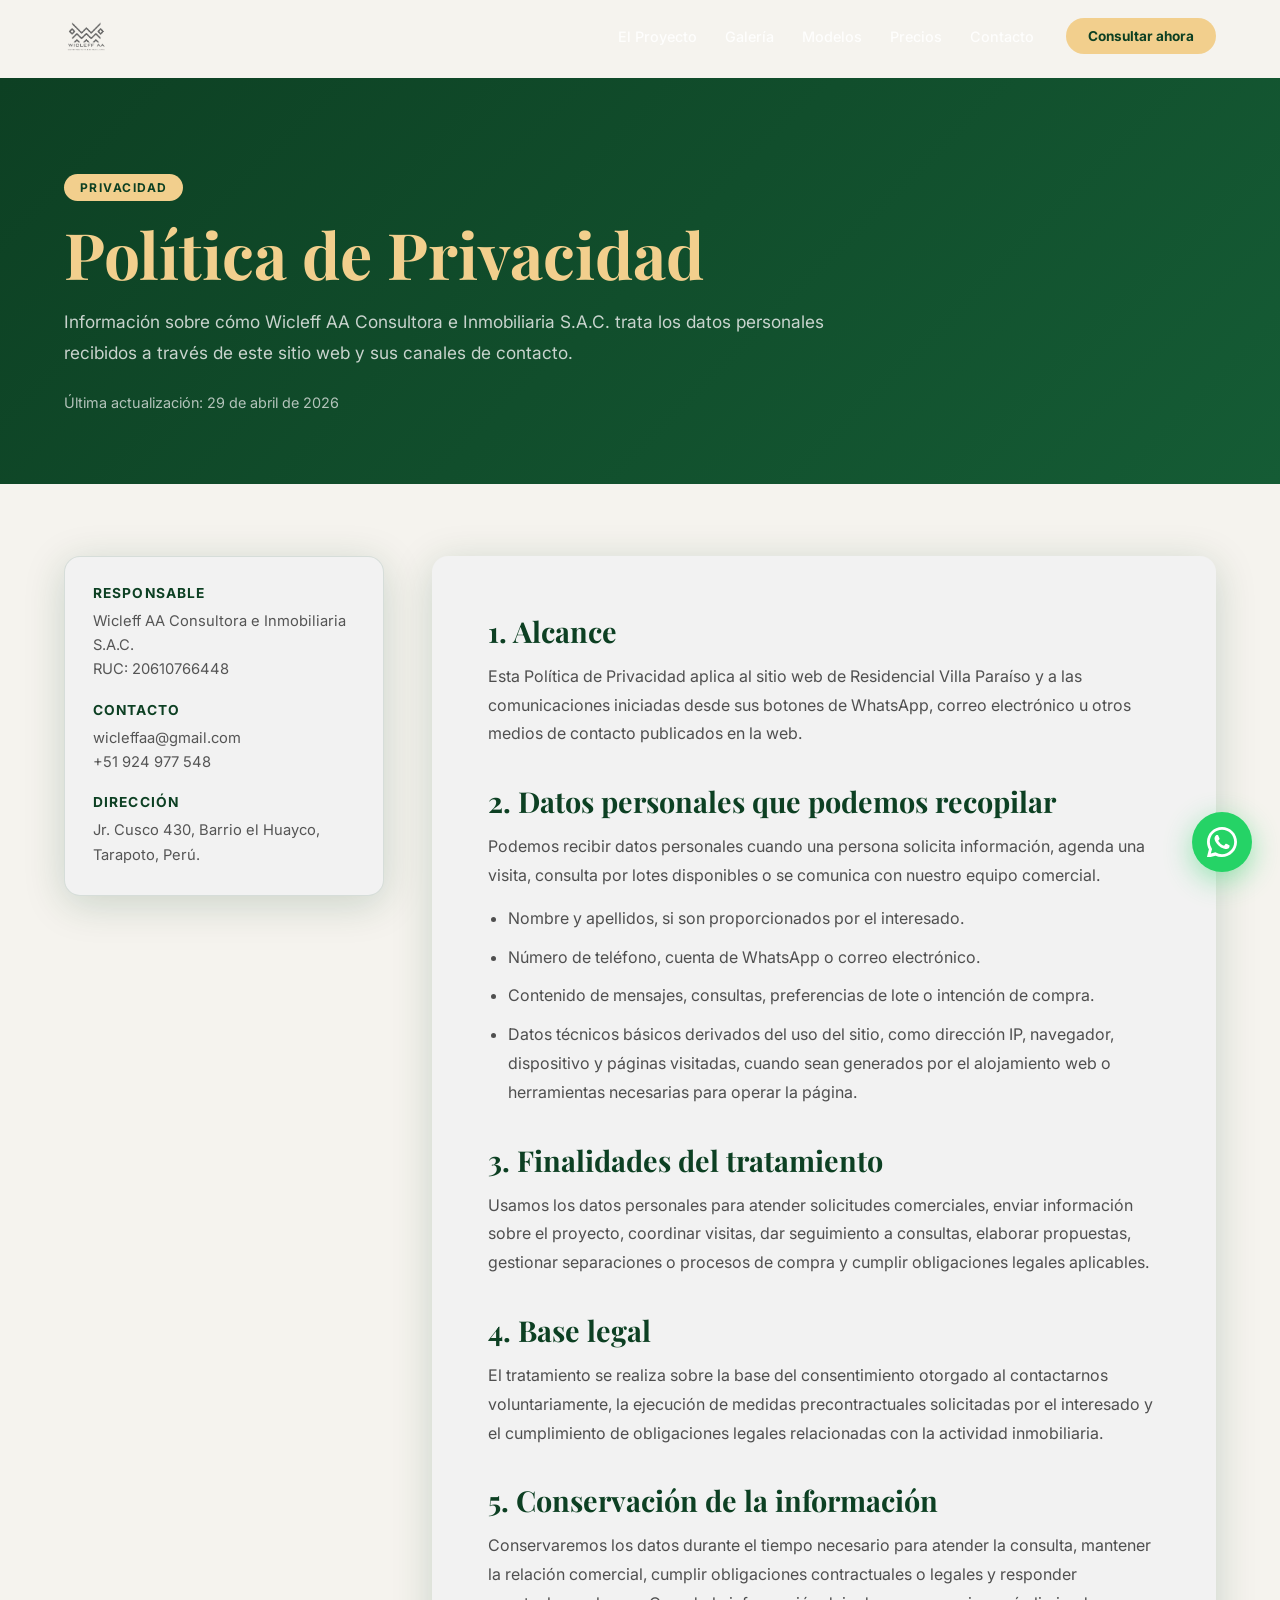
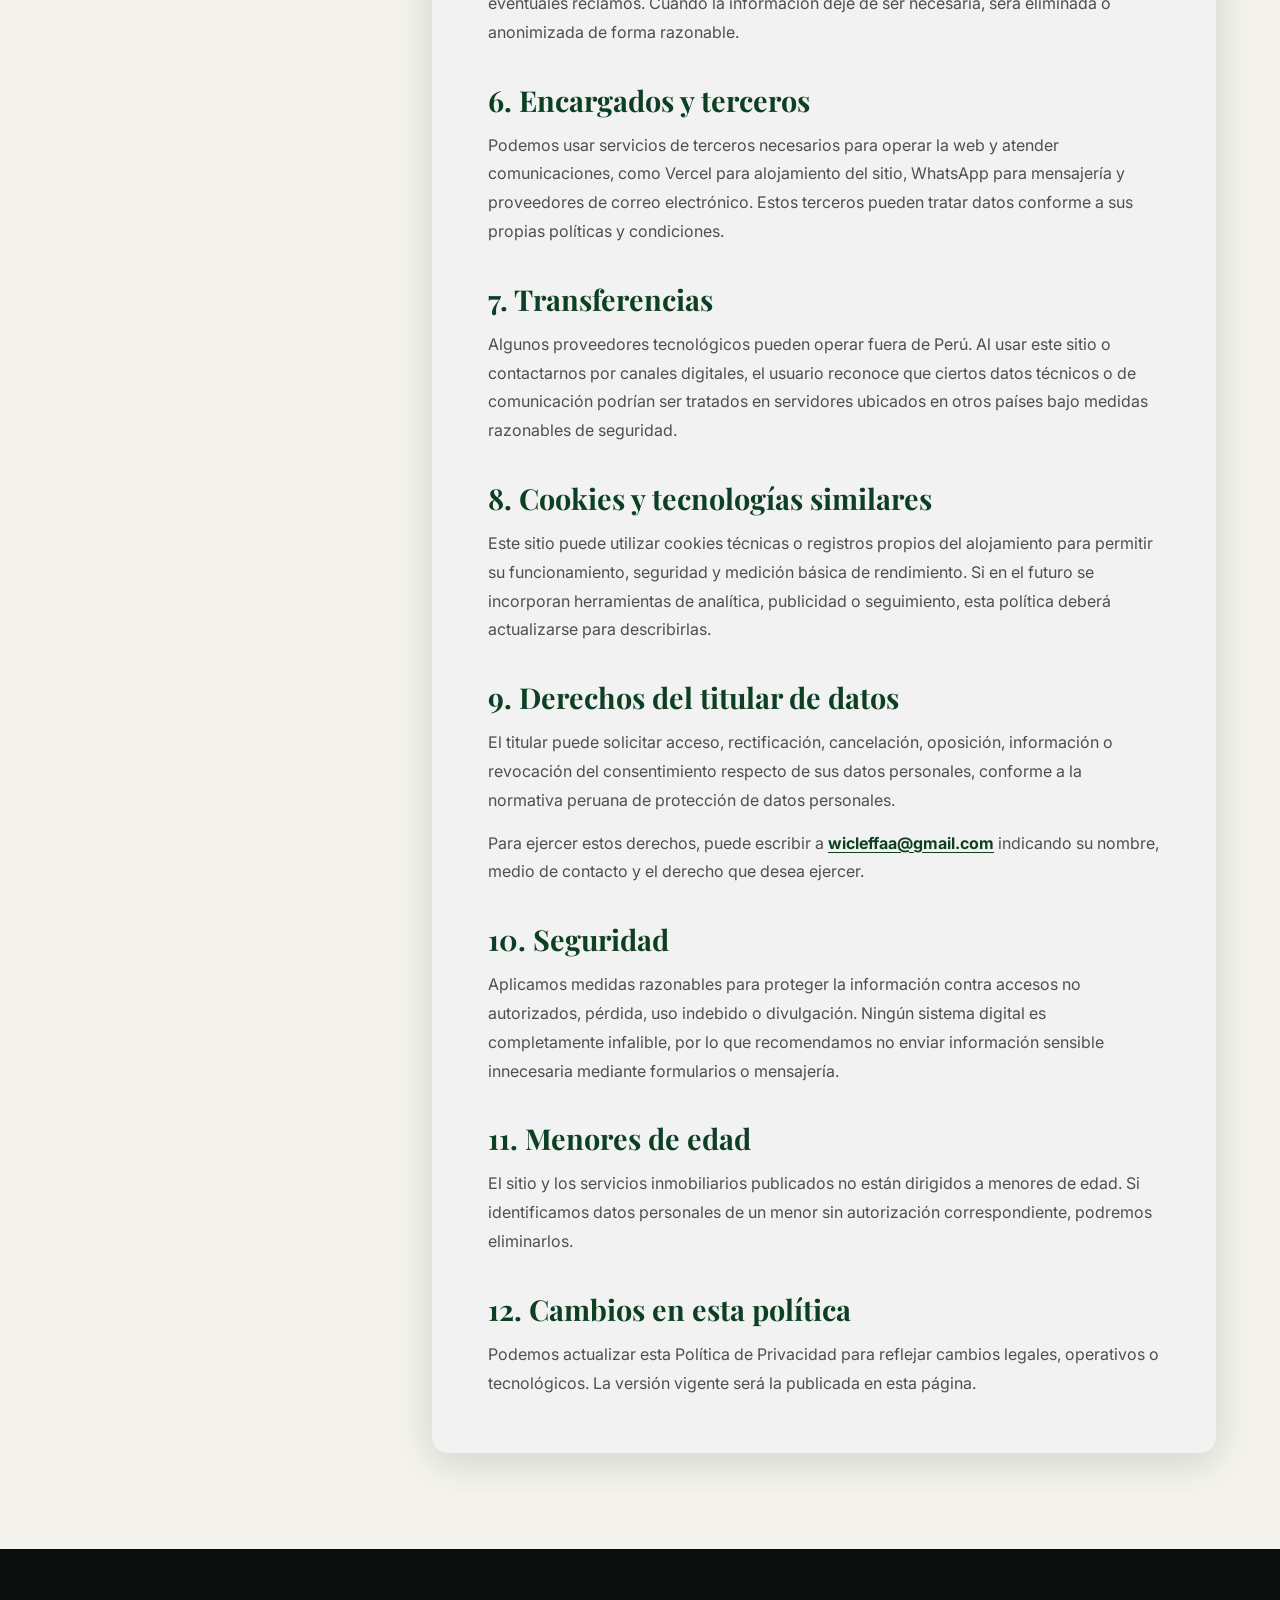
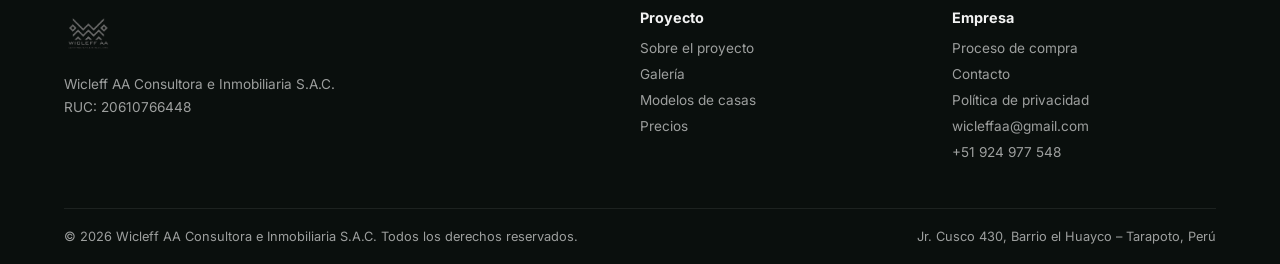
<file: privacidad.html>
<!DOCTYPE html>
<html lang="es">
<head>
  <meta charset="UTF-8" />
  <meta name="viewport" content="width=device-width, initial-scale=1.0" />
  <title>Política de Privacidad | WICLEFF AA Inmobiliaria</title>
  <meta name="description" content="Política de privacidad de Wicleff AA Consultora e Inmobiliaria S.A.C. para el sitio web de Residencial Villa Paraíso." />
  <link rel="preconnect" href="https://fonts.googleapis.com" />
  <link rel="preconnect" href="https://fonts.gstatic.com" crossorigin />
  <link href="https://fonts.googleapis.com/css2?family=Playfair+Display:wght@600;700;800&family=Inter:wght@300;400;500;600;700&display=swap" rel="stylesheet" />
  <link rel="stylesheet" href="assets/css/style.css" />
</head>
<body>
  <header class="navbar scrolled" id="navbar">
    <div class="nav-inner">
      <a href="index.html#inicio" class="nav-logo">
        <img src="assets/images/logoempresa.png" alt="Wicleff AA" onerror="this.style.display='none'; this.nextElementSibling.style.display='flex'" />
        <span class="logo-fallback">WICLEFF <span>AA</span></span>
      </a>
      <nav class="nav-links">
        <a href="index.html#proyecto">El Proyecto</a>
        <a href="index.html#galeria">Galería</a>
        <a href="index.html#casas">Modelos</a>
        <a href="index.html#precios">Precios</a>
        <a href="index.html#contacto">Contacto</a>
      </nav>
      <a href="https://wa.me/51924977548?text=Hola%2C%20me%20interesa%20el%20proyecto%20Residencial%20Villa%20Para%C3%ADso" target="_blank" rel="noopener" class="btn-nav">
        Consultar ahora
      </a>
      <button class="hamburger" id="hamburger" aria-label="Menú">
        <span></span><span></span><span></span>
      </button>
    </div>
    <div class="mobile-menu" id="mobileMenu">
      <a href="index.html#proyecto">El Proyecto</a>
      <a href="index.html#galeria">Galería</a>
      <a href="index.html#casas">Modelos</a>
      <a href="index.html#precios">Precios</a>
      <a href="index.html#contacto">Contacto</a>
      <a href="https://wa.me/51924977548?text=Hola%2C%20me%20interesa%20el%20proyecto%20Residencial%20Villa%20Para%C3%ADso" target="_blank" rel="noopener" class="btn-mobile-cta">Consultar por WhatsApp</a>
    </div>
  </header>

  <main class="privacy-page">
    <section class="privacy-hero">
      <div class="container">
        <span class="section-tag">Privacidad</span>
        <h1>Política de Privacidad</h1>
        <p>Información sobre cómo Wicleff AA Consultora e Inmobiliaria S.A.C. trata los datos personales recibidos a través de este sitio web y sus canales de contacto.</p>
        <span class="privacy-updated">Última actualización: 29 de abril de 2026</span>
      </div>
    </section>

    <section class="privacy-content">
      <div class="container privacy-layout">
        <aside class="privacy-summary">
          <strong>Responsable</strong>
          <p>Wicleff AA Consultora e Inmobiliaria S.A.C.<br />RUC: 20610766448</p>
          <strong>Contacto</strong>
          <p><a href="mailto:wicleffaa@gmail.com">wicleffaa@gmail.com</a><br /><a href="https://wa.me/51924977548" target="_blank" rel="noopener">+51 924 977 548</a></p>
          <strong>Dirección</strong>
          <p>Jr. Cusco 430, Barrio el Huayco, Tarapoto, Perú.</p>
        </aside>

        <article class="privacy-article">
          <h2>1. Alcance</h2>
          <p>Esta Política de Privacidad aplica al sitio web de Residencial Villa Paraíso y a las comunicaciones iniciadas desde sus botones de WhatsApp, correo electrónico u otros medios de contacto publicados en la web.</p>

          <h2>2. Datos personales que podemos recopilar</h2>
          <p>Podemos recibir datos personales cuando una persona solicita información, agenda una visita, consulta por lotes disponibles o se comunica con nuestro equipo comercial.</p>
          <ul>
            <li>Nombre y apellidos, si son proporcionados por el interesado.</li>
            <li>Número de teléfono, cuenta de WhatsApp o correo electrónico.</li>
            <li>Contenido de mensajes, consultas, preferencias de lote o intención de compra.</li>
            <li>Datos técnicos básicos derivados del uso del sitio, como dirección IP, navegador, dispositivo y páginas visitadas, cuando sean generados por el alojamiento web o herramientas necesarias para operar la página.</li>
          </ul>

          <h2>3. Finalidades del tratamiento</h2>
          <p>Usamos los datos personales para atender solicitudes comerciales, enviar información sobre el proyecto, coordinar visitas, dar seguimiento a consultas, elaborar propuestas, gestionar separaciones o procesos de compra y cumplir obligaciones legales aplicables.</p>

          <h2>4. Base legal</h2>
          <p>El tratamiento se realiza sobre la base del consentimiento otorgado al contactarnos voluntariamente, la ejecución de medidas precontractuales solicitadas por el interesado y el cumplimiento de obligaciones legales relacionadas con la actividad inmobiliaria.</p>

          <h2>5. Conservación de la información</h2>
          <p>Conservaremos los datos durante el tiempo necesario para atender la consulta, mantener la relación comercial, cumplir obligaciones contractuales o legales y responder eventuales reclamos. Cuando la información deje de ser necesaria, será eliminada o anonimizada de forma razonable.</p>

          <h2>6. Encargados y terceros</h2>
          <p>Podemos usar servicios de terceros necesarios para operar la web y atender comunicaciones, como Vercel para alojamiento del sitio, WhatsApp para mensajería y proveedores de correo electrónico. Estos terceros pueden tratar datos conforme a sus propias políticas y condiciones.</p>

          <h2>7. Transferencias</h2>
          <p>Algunos proveedores tecnológicos pueden operar fuera de Perú. Al usar este sitio o contactarnos por canales digitales, el usuario reconoce que ciertos datos técnicos o de comunicación podrían ser tratados en servidores ubicados en otros países bajo medidas razonables de seguridad.</p>

          <h2>8. Cookies y tecnologías similares</h2>
          <p>Este sitio puede utilizar cookies técnicas o registros propios del alojamiento para permitir su funcionamiento, seguridad y medición básica de rendimiento. Si en el futuro se incorporan herramientas de analítica, publicidad o seguimiento, esta política deberá actualizarse para describirlas.</p>

          <h2>9. Derechos del titular de datos</h2>
          <p>El titular puede solicitar acceso, rectificación, cancelación, oposición, información o revocación del consentimiento respecto de sus datos personales, conforme a la normativa peruana de protección de datos personales.</p>
          <p>Para ejercer estos derechos, puede escribir a <a href="mailto:wicleffaa@gmail.com">wicleffaa@gmail.com</a> indicando su nombre, medio de contacto y el derecho que desea ejercer.</p>

          <h2>10. Seguridad</h2>
          <p>Aplicamos medidas razonables para proteger la información contra accesos no autorizados, pérdida, uso indebido o divulgación. Ningún sistema digital es completamente infalible, por lo que recomendamos no enviar información sensible innecesaria mediante formularios o mensajería.</p>

          <h2>11. Menores de edad</h2>
          <p>El sitio y los servicios inmobiliarios publicados no están dirigidos a menores de edad. Si identificamos datos personales de un menor sin autorización correspondiente, podremos eliminarlos.</p>

          <h2>12. Cambios en esta política</h2>
          <p>Podemos actualizar esta Política de Privacidad para reflejar cambios legales, operativos o tecnológicos. La versión vigente será la publicada en esta página.</p>
        </article>
      </div>
    </section>
  </main>

  <footer class="footer">
    <div class="container">
      <div class="footer-inner">
        <div class="footer-brand">
          <img src="assets/images/logoempresa.png" alt="Wicleff AA" onerror="this.style.display='none'; this.nextElementSibling.style.display='flex'" />
          <span class="logo-fallback small">WICLEFF <span>AA</span></span>
          <p>Wicleff AA Consultora e Inmobiliaria S.A.C.<br />RUC: 20610766448</p>
        </div>
        <div class="footer-links">
          <strong>Proyecto</strong>
          <a href="index.html#proyecto">Sobre el proyecto</a>
          <a href="index.html#galeria">Galería</a>
          <a href="index.html#casas">Modelos de casas</a>
          <a href="index.html#precios">Precios</a>
        </div>
        <div class="footer-links">
          <strong>Empresa</strong>
          <a href="index.html#proceso">Proceso de compra</a>
          <a href="index.html#contacto">Contacto</a>
          <a href="privacidad.html">Política de privacidad</a>
          <a href="mailto:wicleffaa@gmail.com">wicleffaa@gmail.com</a>
          <a href="https://wa.me/51924977548" target="_blank" rel="noopener">+51 924 977 548</a>
        </div>
      </div>
      <div class="footer-bottom">
        <p>© 2026 Wicleff AA Consultora e Inmobiliaria S.A.C. Todos los derechos reservados.</p>
        <p>Jr. Cusco 430, Barrio el Huayco – Tarapoto, Perú</p>
      </div>
    </div>
  </footer>

  <a href="https://wa.me/51924977548?text=Hola%2C%20me%20interesa%20el%20proyecto%20Residencial%20Villa%20Para%C3%ADso" target="_blank" rel="noopener" class="whatsapp-float" aria-label="WhatsApp">
    <svg viewBox="0 0 24 24" fill="currentColor"><path d="M17.472 14.382c-.297-.149-1.758-.867-2.03-.967-.273-.099-.471-.148-.67.15-.197.297-.767.966-.94 1.164-.173.199-.347.223-.644.075-.297-.15-1.255-.463-2.39-1.475-.883-.788-1.48-1.761-1.653-2.059-.173-.297-.018-.458.13-.606.134-.133.298-.347.446-.52.149-.174.198-.298.298-.497.099-.198.05-.371-.025-.52-.075-.149-.669-1.612-.916-2.207-.242-.579-.487-.5-.669-.51-.173-.008-.371-.01-.57-.01-.198 0-.52.074-.792.372-.272.297-1.04 1.016-1.04 2.479 0 1.462 1.065 2.875 1.213 3.074.149.198 2.096 3.2 5.077 4.487.709.306 1.262.489 1.694.625.712.227 1.36.195 1.871.118.571-.085 1.758-.719 2.006-1.413.248-.694.248-1.289.173-1.413-.074-.124-.272-.198-.57-.347zM12 0C5.373 0 0 5.373 0 12c0 2.123.554 4.118 1.528 5.845L.057 23.55a.75.75 0 00.916.953l5.878-1.54A11.945 11.945 0 0012 24c6.627 0 12-5.373 12-12S18.627 0 12 0zm0 21.75a9.696 9.696 0 01-4.92-1.338l-.353-.21-3.664.96.976-3.566-.23-.368A9.694 9.694 0 012.25 12C2.25 6.615 6.615 2.25 12 2.25S21.75 6.615 21.75 12 17.385 21.75 12 21.75z"/></svg>
    <span class="wa-tooltip">¡Escríbenos!</span>
  </a>

  <script src="assets/js/main.js"></script>
</body>
</html>
</file>
<file: assets/css/style.css>
/* ─── RESET & BASE ─────────────────────────────────── */
*, *::before, *::after { box-sizing: border-box; margin: 0; padding: 0; }
html { scroll-behavior: smooth; font-size: 16px; }
body {
  font-family: 'Inter', sans-serif;
  background: var(--green);
  color: var(--white);
  overflow-x: hidden;
}
img { max-width: 100%; display: block; }
a { text-decoration: none; color: inherit; }

/* ─── VARIABLES ─────────────────────────────────────── */
:root {
  --green:   #0D4023;
  --green2:  #155c35;
  --gold:    #F2CF8D;
  --gold2:   #e0b86a;
  --white:   #F2F2F2;
  --dark:    #0a0f0d;
  --soft:    #f5f3ee;
  --radius:  16px;
  --shadow:  0 8px 40px rgba(13,64,35,.18);
}

/* ─── UTILITIES ─────────────────────────────────────── */
.container { max-width: 1200px; margin: 0 auto; padding: 0 24px; }
.section { padding: 100px 0; }

/* Secciones "claras" (antes eran verdes, ahora hueso) */
.section-dark { background: var(--white); color: var(--green); }

/* Secciones suaves (crema) */
.section-soft { background: var(--soft); color: var(--green); }

/* ─── SECTION HEADER ─────────────────────────────────── */
.section-header { text-align: center; margin-bottom: 64px; }

/* Sobre fondo verde (secciones regulares) → título dorado */
.section-header h2 {
  font-family: 'Playfair Display', serif;
  font-size: clamp(2rem, 4vw, 3rem);
  color: var(--gold);
  margin: 12px 0 16px;
  line-height: 1.2;
}
.section-header p {
  max-width: 600px; margin: 0 auto;
  color: rgba(242,242,242,.78); line-height: 1.7; font-size: 1.05rem;
}

/* Sobre fondo hueso (section-dark) → título verde */
.section-dark .section-header h2,
.section-dark .section-header h2.light { color: var(--green); }
.section-dark .section-header p,
.section-dark .section-header p.light { color: #555; }

/* Sobre fondo crema (section-soft) → título verde */
.section-soft .section-header h2 { color: var(--green); }
.section-soft .section-header p { color: #555; }

/* Tags */
.section-tag {
  display: inline-block;
  background: var(--gold); color: var(--green);
  font-weight: 700; font-size: .75rem;
  letter-spacing: .12em; text-transform: uppercase;
  padding: 6px 16px; border-radius: 100px;
}
/* En secciones claras (section-dark/soft) la tag mantiene dorado sobre verde */
.section-dark .section-tag,
.section-dark .section-tag.light { background: var(--gold); color: var(--green); }

/* ─── BUTTONS ────────────────────────────────────────── */
.btn-primary {
  display: inline-flex; align-items: center; gap: 10px;
  background: var(--gold); color: var(--green);
  font-weight: 700; font-size: .95rem;
  padding: 14px 28px; border-radius: 100px;
  transition: all .3s; cursor: pointer;
  border: 2px solid var(--gold);
}
.btn-primary:hover { background: var(--gold2); border-color: var(--gold2); transform: translateY(-2px); box-shadow: 0 8px 24px rgba(242,207,141,.35); }
.btn-primary svg { width: 20px; height: 20px; flex-shrink: 0; }
.btn-primary.full { width: 100%; justify-content: center; }
.btn-primary.large { padding: 18px 32px; font-size: 1.05rem; }

/* btn-primary en fondos hueso/crema → invertido */
.section-dark .btn-primary,
.section-soft .btn-primary {
  background: var(--green); color: var(--gold);
  border-color: var(--green);
}
.section-dark .btn-primary:hover,
.section-soft .btn-primary:hover { background: var(--green2); border-color: var(--green2); box-shadow: 0 8px 24px rgba(13,64,35,.3); }

.btn-secondary {
  display: inline-flex; align-items: center; gap: 8px;
  background: transparent; color: var(--white);
  font-weight: 600; font-size: .95rem;
  padding: 14px 28px; border-radius: 100px;
  border: 2px solid rgba(255,255,255,.5); transition: all .3s;
}
.btn-secondary:hover { background: rgba(255,255,255,.1); border-color: var(--white); }

.btn-outline {
  display: inline-flex; align-items: center;
  background: transparent; color: var(--green);
  font-weight: 700; font-size: .9rem;
  padding: 12px 24px; border-radius: 100px;
  border: 2px solid var(--green); transition: all .3s;
}
.btn-outline:hover { background: var(--green); color: var(--gold); }

.btn-gold {
  display: inline-flex; align-items: center;
  background: var(--gold); color: var(--green);
  font-weight: 700; font-size: .95rem;
  padding: 14px 28px; border-radius: 100px;
  border: 2px solid var(--gold); transition: all .3s; white-space: nowrap;
}
.btn-gold:hover { background: var(--gold2); transform: translateY(-2px); }

.btn-nav {
  display: inline-flex; align-items: center;
  background: var(--gold); color: var(--green);
  font-weight: 700; font-size: .85rem;
  padding: 10px 22px; border-radius: 100px;
  transition: all .3s; white-space: nowrap;
}
.btn-nav:hover { background: var(--gold2); }
/* Cuando navbar está sobre fondo blanco */
.navbar.scrolled .btn-nav { background: var(--green); color: var(--gold); }
.navbar.scrolled .btn-nav:hover { background: var(--green2); }

/* ─── SCROLL REVEAL ──────────────────────────────────── */
.reveal {
  opacity: 0; transform: translateY(32px);
  transition: opacity .7s ease, transform .7s ease;
}
.reveal.visible { opacity: 1; transform: none; }

/* ─── NAVBAR ─────────────────────────────────────────── */
.navbar {
  position: fixed; top: 0; left: 0; right: 0; z-index: 1000;
  background: transparent;
  transition: background .4s, box-shadow .4s;
}
.navbar.scrolled {
  background: var(--white);
  box-shadow: 0 4px 32px rgba(0,0,0,.12);
}

.nav-inner {
  max-width: 1200px; margin: 0 auto; padding: 0 24px;
  display: flex; align-items: center; gap: 32px;
  height: 72px;
}
.nav-logo { display: flex; align-items: center; gap: 12px; }
.nav-logo img { height: 44px; width: auto; object-fit: contain; }

.logo-fallback {
  display: none; align-items: center;
  font-family: 'Playfair Display', serif;
  font-size: 1.4rem; font-weight: 800;
  color: var(--white); letter-spacing: .04em;
}
.logo-fallback span { color: var(--gold); }
.logo-fallback.small { font-size: 1.1rem; }

/* Navbar scrolled: logo fallback en verde */
.navbar.scrolled .logo-fallback { color: var(--green); }
.navbar.scrolled .logo-fallback span { color: var(--gold2); }

.nav-links { display: flex; align-items: center; gap: 28px; margin-left: auto; }
.nav-links a {
  color: rgba(255,255,255,.85); font-size: .9rem; font-weight: 500;
  transition: color .2s; position: relative;
}
.nav-links a::after {
  content: ''; position: absolute; bottom: -4px; left: 0; right: 0;
  height: 2px; background: var(--gold);
  transform: scaleX(0); transition: transform .3s;
}
.nav-links a:hover { color: var(--gold); }
.nav-links a:hover::after { transform: scaleX(1); }

/* Navbar scrolled: links en verde */
.navbar.scrolled .nav-links a { color: var(--green); }
.navbar.scrolled .nav-links a:hover { color: var(--green2); }
.navbar.scrolled .nav-links a::after { background: var(--green); }

.hamburger {
  display: none; flex-direction: column; gap: 5px;
  background: none; border: none; cursor: pointer; padding: 4px; margin-left: auto;
}
.hamburger span { display: block; width: 24px; height: 2px; background: var(--white); border-radius: 2px; transition: all .3s; }
.navbar.scrolled .hamburger span { background: var(--green); }

.mobile-menu {
  display: none; flex-direction: column; gap: 0;
  background: var(--green); padding: 0 24px 24px;
}
.mobile-menu.open { display: flex; }
.mobile-menu a { color: rgba(255,255,255,.85); padding: 14px 0; font-size: 1rem; border-bottom: 1px solid rgba(255,255,255,.1); }
.btn-mobile-cta {
  margin-top: 16px; background: var(--gold); color: var(--green) !important;
  font-weight: 700; text-align: center; padding: 14px !important;
  border-radius: 100px; border: none !important;
}

/* ─── HERO ───────────────────────────────────────────── */
.hero {
  position: relative; min-height: 100vh;
  display: flex; align-items: center; justify-content: center;
  overflow: hidden;
}
.hero-bg { position: absolute; inset: 0; }
.hero-img { width: 100%; height: 100%; object-fit: cover; }
.hero-overlay {
  position: absolute; inset: 0;
  background: linear-gradient(135deg, rgba(13,64,35,.88) 0%, rgba(13,64,35,.65) 60%, rgba(0,0,0,.4) 100%);
}
.hero-content {
  position: relative; z-index: 2;
  text-align: center; color: var(--white);
  padding: 100px 24px 80px; max-width: 800px;
}
.hero-badge {
  display: inline-block;
  background: var(--gold); color: var(--green);
  font-weight: 700; font-size: .8rem; letter-spacing: .1em; text-transform: uppercase;
  padding: 6px 18px; border-radius: 100px; margin-bottom: 24px;
  animation: pulse 2.5s infinite;
}
@keyframes pulse { 0%,100%{box-shadow:0 0 0 0 rgba(242,207,141,.4)} 50%{box-shadow:0 0 0 12px rgba(242,207,141,0)} }
.hero-project-logo { height: 80px; width: auto; margin: 0 auto 24px; object-fit: contain; }
.hero-title {
  font-family: 'Playfair Display', serif;
  font-size: clamp(3rem, 8vw, 5.5rem);
  font-weight: 800; line-height: 1.05; margin-bottom: 20px;
}
.hero-title em { color: var(--gold); font-style: normal; }
.hero-sub { font-size: clamp(1rem, 2vw, 1.2rem); color: rgba(255,255,255,.85); line-height: 1.7; margin-bottom: 40px; }
.hero-stats {
  display: flex; align-items: center; justify-content: center; gap: 24px;
  margin-bottom: 40px; flex-wrap: wrap;
}
.stat { text-align: center; }
.stat span { display: block; font-family: 'Playfair Display', serif; font-size: 1.8rem; font-weight: 700; color: var(--gold); }
.stat small { font-size: .8rem; color: rgba(255,255,255,.7); }
.stat-div { width: 1px; height: 40px; background: rgba(255,255,255,.25); }
.hero-ctas { display: flex; gap: 16px; justify-content: center; flex-wrap: wrap; }
.scroll-down {
  position: absolute; bottom: 32px; left: 50%; transform: translateX(-50%);
  display: flex; flex-direction: column; align-items: center; gap: 8px;
  color: rgba(255,255,255,.6); font-size: .8rem; z-index: 2;
  animation: bounce 2s infinite;
}
.scroll-down svg { width: 20px; height: 20px; }
@keyframes bounce { 0%,100%{transform:translateX(-50%) translateY(0)} 50%{transform:translateX(-50%) translateY(8px)} }

/* ─── TRUST BAR ──────────────────────────────────────── */
.trust-bar { background: var(--white); padding: 28px 0; border-bottom: 1px solid rgba(13,64,35,.1); }
.trust-items { display: flex; align-items: center; justify-content: center; gap: 48px; flex-wrap: wrap; }
.trust-item { display: flex; align-items: center; gap: 10px; color: var(--green); font-weight: 600; font-size: .9rem; }
.trust-item svg { width: 22px; height: 22px; flex-shrink: 0; color: var(--green2); }

/* ─── PROJECT OVERVIEW ───────────────────────────────── */
.project-overview {
  display: grid; grid-template-columns: 1fr 1fr; gap: 64px; align-items: center;
}
.project-image { position: relative; border-radius: var(--radius); overflow: hidden; }
.project-image img { width: 100%; height: 460px; object-fit: cover; border-radius: var(--radius); }
.img-badge {
  position: absolute; bottom: 24px; left: 24px;
  background: var(--white); color: var(--green);
  padding: 12px 20px; border-radius: 12px;
  display: flex; flex-direction: column;
  box-shadow: 0 4px 20px rgba(0,0,0,.2);
}
.img-badge strong { font-size: 1.8rem; font-family: 'Playfair Display', serif; line-height: 1; color: var(--green); }
.img-badge span { font-size: .75rem; color: #666; }

.project-info h3 {
  font-family: 'Playfair Display', serif; font-size: 1.6rem;
  color: var(--gold); margin-bottom: 20px;
}
.check-list { list-style: none; margin-bottom: 32px; }
.check-list li {
  padding: 10px 0; border-bottom: 1px solid rgba(255,255,255,.12);
  display: flex; align-items: center; gap: 10px;
  color: rgba(242,242,242,.85); font-size: .95rem;
}
.check-list li::before { content: '✓'; color: var(--gold); font-weight: 700; flex-shrink: 0; }

.highlights-grid { display: grid; grid-template-columns: 1fr 1fr; gap: 16px; margin-bottom: 32px; }
.highlight {
  background: rgba(255,255,255,.08); border-radius: 12px; padding: 20px;
  display: flex; flex-direction: column; gap: 4px;
  border-left: 4px solid var(--gold);
}
.h-number { font-family: 'Playfair Display', serif; font-size: 1.6rem; font-weight: 700; color: var(--gold); }
.h-label { font-size: .8rem; color: rgba(242,242,242,.6); }

/* ─── AMENITIES (section-dark = hueso) ───────────────── */
.amenities-grid {
  display: grid;
  grid-template-columns: repeat(auto-fill, minmax(160px, 1fr));
  gap: 20px;
}
.amenity-card {
  background: rgba(13,64,35,.06);
  border: 1px solid rgba(13,64,35,.15);
  border-radius: var(--radius); padding: 24px 16px;
  text-align: center; transition: all .3s; cursor: default;
}
.amenity-card:hover { background: rgba(13,64,35,.12); border-color: var(--green); transform: translateY(-4px); }
.amenity-icon { font-size: 2rem; margin-bottom: 10px; }
.amenity-card span { font-size: .85rem; color: var(--green); font-weight: 500; }

/* ─── GALLERY ────────────────────────────────────────── */
.gallery-grid {
  display: grid;
  grid-template-columns: repeat(3, 1fr);
  grid-template-rows: 280px 280px;
  gap: 16px;
}
.gallery-item { position: relative; overflow: hidden; border-radius: var(--radius); cursor: pointer; }
.gallery-item.large { grid-column: span 2; }
.gallery-item img { width: 100%; height: 100%; object-fit: cover; transition: transform .5s ease; }
.gallery-item:hover img { transform: scale(1.06); }
.gallery-overlay {
  position: absolute; inset: 0;
  background: linear-gradient(to top, rgba(13,64,35,.75) 0%, transparent 60%);
  display: flex; align-items: flex-end; padding: 20px;
  opacity: 0; transition: opacity .3s;
}
.gallery-item:hover .gallery-overlay { opacity: 1; }
.gallery-overlay span { color: var(--gold); font-weight: 600; font-size: .9rem; }

/* ─── HOUSES (section-soft = crema) ─────────────────── */
.houses-grid { display: grid; grid-template-columns: repeat(3, 1fr); gap: 28px; }
.house-card {
  background: var(--white); border-radius: var(--radius);
  overflow: hidden; box-shadow: var(--shadow);
  transition: transform .3s, box-shadow .3s;
}
.house-card:hover { transform: translateY(-8px); box-shadow: 0 20px 60px rgba(13,64,35,.2); }
.house-images { position: relative; height: 240px; overflow: hidden; }
.house-main { width: 100%; height: 100%; object-fit: cover; }
.house-thumb {
  position: absolute; bottom: 12px; right: 12px;
  width: 80px; height: 60px; object-fit: cover;
  border-radius: 8px; border: 2px solid var(--white);
  box-shadow: 0 4px 12px rgba(0,0,0,.3);
}
.house-info { padding: 24px; }
.house-info h3 { font-family: 'Playfair Display', serif; font-size: 1.4rem; color: var(--green); margin-bottom: 10px; }
.house-info p { color: #666; font-size: .9rem; line-height: 1.6; margin-bottom: 20px; }

/* ─── PRICING ────────────────────────────────────────── */
.pricing-grid { display: grid; grid-template-columns: 1fr 1.2fr; gap: 28px; margin-bottom: 40px; align-items: start; }
.price-card {
  background: var(--white); border-radius: var(--radius);
  padding: 40px 36px; position: relative;
  box-shadow: var(--shadow);
}
.price-card.featured {
  background: var(--green); color: var(--white);
  border: 3px solid var(--gold);
  transform: scale(1.03);
}
.price-card.sold-out { opacity: .75; }

.price-badge {
  display: inline-block; font-size: .75rem; font-weight: 700;
  letter-spacing: .1em; text-transform: uppercase;
  padding: 5px 14px; border-radius: 100px; margin-bottom: 20px;
}
.agotado { background: #fee2e2; color: #dc2626; }
.disponible { background: var(--gold); color: var(--green); }

.price-card h3 { font-family: 'Playfair Display', serif; font-size: 1.5rem; color: var(--green); margin-bottom: 24px; }
.price-card.featured h3 { color: var(--gold); }

.price-main { margin-bottom: 28px; }
.price-label { display: block; font-size: .8rem; color: #888; margin-bottom: 4px; }
.price-card.featured .price-label { color: rgba(242,242,242,.7); }
.price-val { font-family: 'Playfair Display', serif; font-size: 2.4rem; font-weight: 700; color: var(--green); }
.price-card.featured .price-val { color: var(--gold); }

.price-features { list-style: none; margin-bottom: 32px; }
.price-features li {
  display: flex; align-items: center; gap: 10px;
  padding: 10px 0; border-bottom: 1px solid rgba(13,64,35,.1);
  font-size: .9rem; color: #444;
}
.price-card.featured .price-features li { border-color: rgba(255,255,255,.1); color: rgba(242,242,242,.9); }
.price-features svg { width: 18px; height: 18px; color: var(--green2); flex-shrink: 0; }
.price-card.featured .price-features svg { color: var(--gold); }

.price-footer { font-size: .85rem; color: #888; text-align: center; font-style: italic; }

.valorization-banner {
  background: var(--white); border: 2px solid var(--gold); border-radius: var(--radius);
  padding: 28px 32px; display: flex; align-items: center; gap: 24px; flex-wrap: wrap;
}
.val-icon { font-size: 2.5rem; flex-shrink: 0; }
.val-text { flex: 1; min-width: 200px; }
.val-text strong { display: block; font-size: 1.1rem; color: var(--green); margin-bottom: 4px; }
.val-text span { font-size: .9rem; color: #666; }

/* ─── STEPS (section-dark = hueso) ──────────────────── */
.steps-grid {
  display: flex; align-items: flex-start; justify-content: center;
  gap: 12px; flex-wrap: wrap;
}
.step {
  background: rgba(13,64,35,.06); border: 1px solid rgba(13,64,35,.15);
  border-radius: var(--radius); padding: 32px 24px; text-align: center;
  flex: 1; min-width: 180px; max-width: 220px; transition: all .3s;
}
.step:hover { background: rgba(13,64,35,.12); transform: translateY(-4px); }
.step-num { font-size: .75rem; font-weight: 700; color: var(--green2); letter-spacing: .15em; margin-bottom: 12px; }
.step-icon { font-size: 2.2rem; margin-bottom: 12px; }
.step h4 { font-family: 'Playfair Display', serif; font-size: 1.1rem; color: var(--green); margin-bottom: 8px; }
.step p { font-size: .85rem; color: #555; line-height: 1.6; }
.step-arrow { font-size: 2rem; color: rgba(13,64,35,.3); align-self: center; padding-top: 8px; }

/* ─── TRUST CARDS (section-soft = crema) ────────────── */
.trust-grid { display: grid; grid-template-columns: repeat(4, 1fr); gap: 24px; }
.trust-card {
  background: var(--white); border-radius: var(--radius); padding: 32px 24px;
  text-align: center; box-shadow: var(--shadow); transition: transform .3s;
}
.trust-card:hover { transform: translateY(-6px); }
.trust-ico { font-size: 2.5rem; margin-bottom: 16px; }
.trust-card h4 { font-family: 'Playfair Display', serif; font-size: 1.1rem; color: var(--green); margin-bottom: 10px; }
.trust-card p { font-size: .85rem; color: #666; line-height: 1.6; }

/* ─── CONTACT (section-dark = hueso) ────────────────── */
.contact-grid { display: grid; grid-template-columns: 1fr 1fr; gap: 60px; align-items: start; }
.contact-info { display: flex; flex-direction: column; gap: 28px; }
.contact-item { display: flex; align-items: flex-start; gap: 16px; }
.contact-item svg { width: 22px; height: 22px; color: var(--green); flex-shrink: 0; margin-top: 2px; }
.contact-item strong { display: block; color: var(--green2); font-size: .8rem; text-transform: uppercase; letter-spacing: .08em; margin-bottom: 4px; }
.contact-item a, .contact-item span { color: #444; font-size: .95rem; line-height: 1.6; }
.contact-item a:hover { color: var(--green); }

.cta-box {
  background: rgba(13,64,35,.06); border: 1px solid rgba(13,64,35,.2);
  border-radius: var(--radius); padding: 40px; text-align: center;
}
.cta-box h3 { font-family: 'Playfair Display', serif; font-size: 1.7rem; color: var(--green); margin-bottom: 12px; }
.cta-box p { color: #555; font-size: .95rem; line-height: 1.6; margin-bottom: 28px; }
.cta-note { margin-top: 14px !important; margin-bottom: 0 !important; font-size: .8rem !important; color: rgba(13,64,35,.45) !important; }

/* ─── COMING SOON (hueso) ────────────────────────────── */
.coming-soon-section { background: var(--white); }
.coming-soon-inner {
  text-align: center; max-width: 640px; margin: 0 auto;
  padding: 80px 24px;
}
.cs-badge {
  display: inline-block; background: rgba(13,64,35,.08);
  color: var(--green); font-size: .75rem; font-weight: 700;
  letter-spacing: .12em; text-transform: uppercase;
  padding: 6px 16px; border-radius: 100px; margin-bottom: 24px;
  border: 1px solid rgba(13,64,35,.2);
}
.coming-soon-inner h2 {
  font-family: 'Playfair Display', serif;
  font-size: clamp(1.8rem, 4vw, 2.6rem); color: var(--green); margin-bottom: 16px;
}
.coming-soon-inner p { color: #555; font-size: 1rem; line-height: 1.7; margin-bottom: 32px; }

/* ─── FOOTER ─────────────────────────────────────────── */
.footer { background: var(--dark); color: rgba(255,255,255,.6); padding: 60px 0 0; }
.footer-inner { display: grid; grid-template-columns: 2fr 1fr 1fr; gap: 48px; padding-bottom: 48px; }
.footer-brand img { height: 48px; width: auto; object-fit: contain; margin-bottom: 16px; }
.footer-brand p { font-size: .85rem; line-height: 1.7; }
.footer-links { display: flex; flex-direction: column; gap: 10px; }
.footer-links strong { color: var(--white); font-size: .9rem; margin-bottom: 4px; }
.footer-links a { font-size: .85rem; transition: color .2s; }
.footer-links a:hover { color: var(--gold); }
.footer-bottom {
  border-top: 1px solid rgba(255,255,255,.08);
  padding: 20px 0; display: flex; justify-content: space-between;
  flex-wrap: wrap; gap: 8px; font-size: .8rem;
}

/* ─── PRIVACY PAGE ─────────────────────────────────── */
.privacy-page { background: var(--soft); color: var(--green); padding-top: 78px; }
.privacy-hero {
  background: linear-gradient(135deg, var(--green) 0%, var(--green2) 100%);
  color: var(--white);
  padding: 96px 0 72px;
}
.privacy-hero h1 {
  font-family: 'Playfair Display', serif;
  font-size: clamp(2.4rem, 5vw, 4.2rem);
  color: var(--gold);
  line-height: 1.1;
  margin: 18px 0 18px;
}
.privacy-hero p {
  max-width: 760px;
  color: rgba(242,242,242,.82);
  font-size: 1.08rem;
  line-height: 1.75;
}
.privacy-updated {
  display: inline-block;
  margin-top: 26px;
  color: rgba(242,242,242,.72);
  font-size: .9rem;
}
.privacy-content { padding: 72px 0 96px; }
.privacy-layout {
  display: grid;
  grid-template-columns: minmax(240px, 320px) minmax(0, 1fr);
  gap: 48px;
  align-items: start;
}
.privacy-summary {
  position: sticky;
  top: 110px;
  background: var(--white);
  border: 1px solid rgba(13,64,35,.12);
  border-radius: var(--radius);
  padding: 28px;
  box-shadow: var(--shadow);
}
.privacy-summary strong {
  display: block;
  color: var(--green);
  font-size: .86rem;
  margin: 20px 0 8px;
  text-transform: uppercase;
  letter-spacing: .08em;
}
.privacy-summary strong:first-child { margin-top: 0; }
.privacy-summary p,
.privacy-summary a {
  color: #555;
  font-size: .92rem;
  line-height: 1.65;
}
.privacy-summary a:hover { color: var(--green); }
.privacy-article {
  background: var(--white);
  border-radius: var(--radius);
  padding: clamp(28px, 5vw, 56px);
  box-shadow: var(--shadow);
}
.privacy-article h2 {
  font-family: 'Playfair Display', serif;
  color: var(--green);
  font-size: clamp(1.35rem, 2.4vw, 1.8rem);
  margin: 34px 0 12px;
}
.privacy-article h2:first-child { margin-top: 0; }
.privacy-article p,
.privacy-article li {
  color: #4f4f4f;
  font-size: 1rem;
  line-height: 1.8;
}
.privacy-article p + p { margin-top: 14px; }
.privacy-article ul {
  display: grid;
  gap: 10px;
  margin: 14px 0 0 20px;
}
.privacy-article a {
  color: var(--green);
  font-weight: 700;
  text-decoration: underline;
  text-underline-offset: 3px;
}

/* ─── WHATSAPP FLOAT ─────────────────────────────────── */
.whatsapp-float {
  position: fixed; bottom: 28px; right: 28px; z-index: 999;
  width: 60px; height: 60px; border-radius: 50%;
  background: #25d366; color: #fff;
  display: flex; align-items: center; justify-content: center;
  box-shadow: 0 8px 28px rgba(37,211,102,.45);
  transition: transform .3s, box-shadow .3s;
}
.whatsapp-float:hover { transform: scale(1.12); box-shadow: 0 12px 36px rgba(37,211,102,.55); }
.whatsapp-float svg { width: 30px; height: 30px; }
.wa-tooltip {
  position: absolute; right: 72px; top: 50%; transform: translateY(-50%);
  background: var(--dark); color: var(--white);
  font-size: .8rem; font-weight: 600; white-space: nowrap;
  padding: 6px 12px; border-radius: 8px;
  opacity: 0; pointer-events: none; transition: opacity .3s;
}
.wa-tooltip::after {
  content: ''; position: absolute; left: 100%; top: 50%; transform: translateY(-50%);
  border: 6px solid transparent; border-left-color: var(--dark);
}
.whatsapp-float:hover .wa-tooltip { opacity: 1; }

/* ─── RESPONSIVE ─────────────────────────────────────── */
@media (max-width: 1024px) {
  .trust-grid { grid-template-columns: repeat(2, 1fr); }
  .houses-grid { grid-template-columns: 1fr 1fr; }
  .footer-inner { grid-template-columns: 1fr 1fr; }
  .footer-brand { grid-column: span 2; }
  .privacy-layout { grid-template-columns: 1fr; }
  .privacy-summary { position: static; }
}

@media (max-width: 768px) {
  .section { padding: 72px 0; }
  .nav-links, .btn-nav { display: none; }
  .hamburger { display: flex; }
  .project-overview { grid-template-columns: 1fr; gap: 36px; }
  .project-image img { height: 300px; }
  .gallery-grid { grid-template-columns: 1fr 1fr; grid-template-rows: auto; }
  .gallery-item.large { grid-column: span 2; }
  .houses-grid { grid-template-columns: 1fr; }
  .pricing-grid { grid-template-columns: 1fr; }
  .price-card.featured { transform: none; }
  .contact-grid { grid-template-columns: 1fr; gap: 40px; }
  .trust-grid { grid-template-columns: 1fr 1fr; }
  .steps-grid { gap: 8px; }
  .step-arrow { display: none; }
  .footer-inner { grid-template-columns: 1fr; }
  .footer-brand { grid-column: auto; }
  .valorization-banner { flex-direction: column; text-align: center; }
  .highlights-grid { grid-template-columns: 1fr 1fr; }
  .privacy-page { padding-top: 70px; }
  .privacy-hero { padding: 72px 0 56px; }
  .privacy-content { padding: 48px 0 72px; }
}

@media (max-width: 480px) {
  .hero-stats { gap: 16px; }
  .stat-div { display: none; }
  .gallery-grid { grid-template-columns: 1fr; }
  .gallery-item.large { grid-column: auto; }
  .amenities-grid { grid-template-columns: repeat(3, 1fr); }
  .trust-grid { grid-template-columns: 1fr; }
  .trust-items { gap: 24px; }
}
</file>
